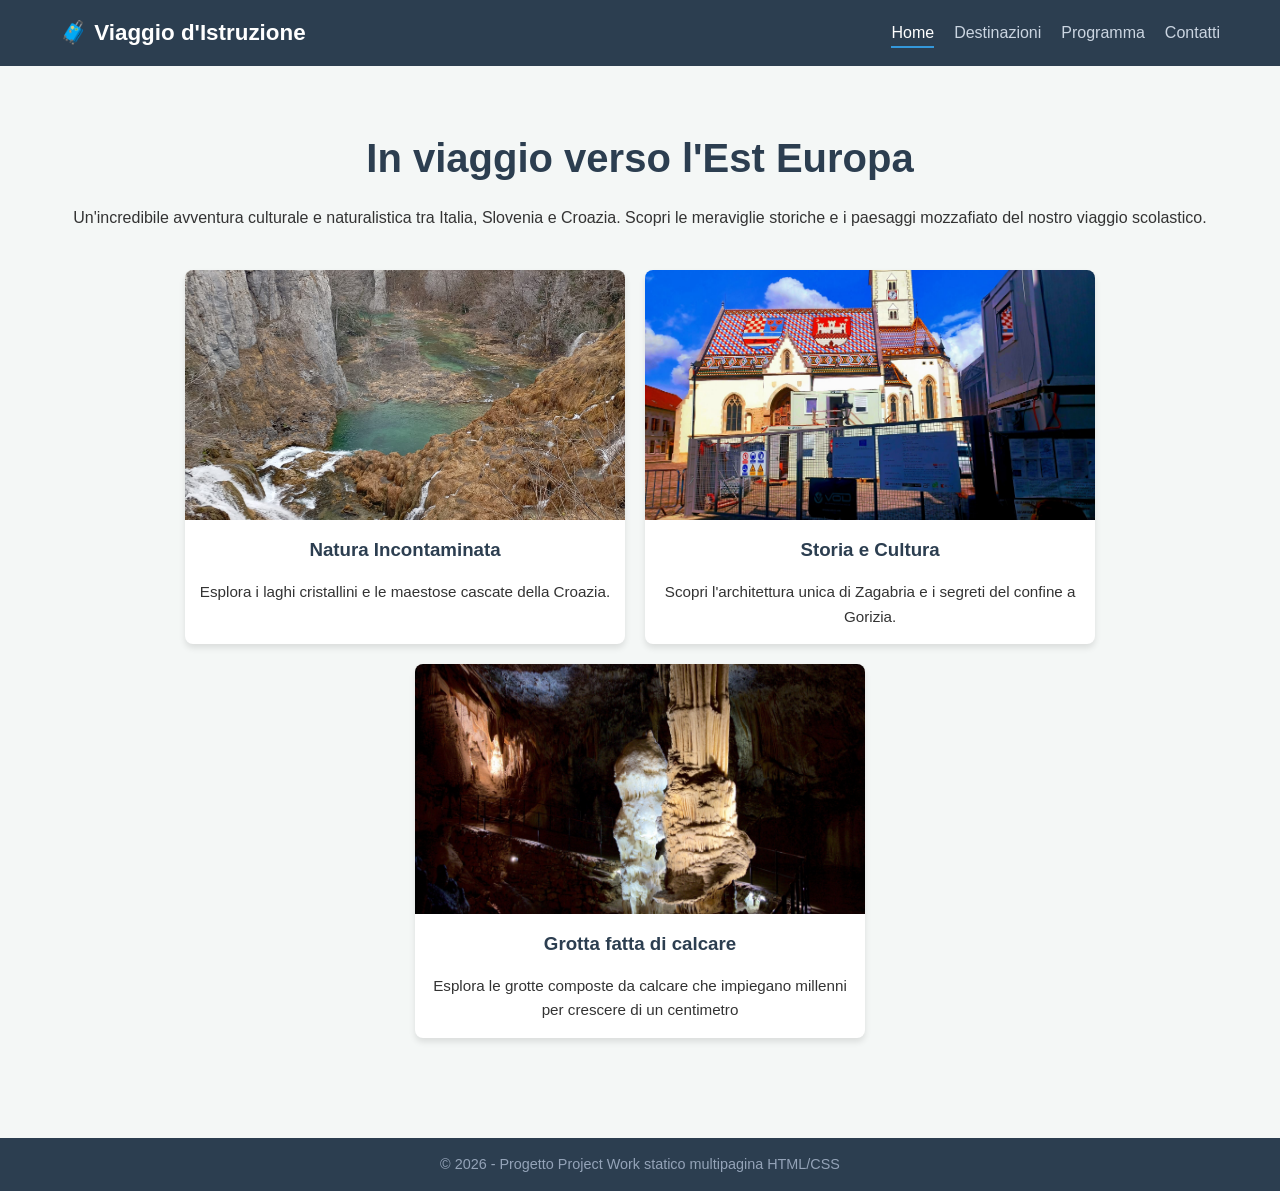
<file: projectWork/HTML/index.html>
<html>
  <head>
    <title>Viaggio di Istruzione | Home</title>
    <link rel="stylesheet" href="../CSS/style.css" />
  </head>
  <body>
    <header>
      <nav class="navbar">
        <div class="logo">🧳 Viaggio d'Istruzione</div>
        <ul class="nav-links">
          <li><a href="index.html" class="active">Home</a></li>
          <li><a href="destinazione.html">Destinazioni</a></li>
          <li><a href="programma.html">Programma</a></li>
          <li><a href="contatti.html">Contatti</a></li>
        </ul>
      </nav>
    </header>

    <main class="hero-section">
      <h1>In viaggio verso l'Est Europa</h1>
      <p>
        Un'incredibile avventura culturale e naturalistica tra Italia, Slovenia
        e Croazia. Scopri le meraviglie storiche e i paesaggi mozzafiato del
        nostro viaggio scolastico.
      </p>
      <div class="main-gallery">
        <div class="card">
          <img
            src="../IMMAGINI/WhatsApp Image 2026-05-12 at 21.05.30.jpeg"
            alt="Parco Nazionale di Plitvice"
          />
          <h3>Natura Incontaminata</h3>
          <p>
            Esplora i laghi cristallini e le maestose cascate della Croazia.
          </p>
        </div>
        <div class="card">
          <img
            src="../IMMAGINI/WhatsApp Image 2026-05-14 at 08.58.28.jpeg"
            alt="Chiesa di San Marco a Zagabria"
          />
          <h3>Storia e Cultura</h3>
          <p>
            Scopri l'architettura unica di Zagabria e i segreti del confine a
            Gorizia.
          </p>
        </div>
        <div class="card">
          <img src="../IMMAGINI/postumia.jpg" alt="Le Grotte di Postumia" />
          <h3>Grotta fatta di calcare</h3>
          <p>
            Esplora le grotte composte da calcare che impiegano millenni per
            crescere di un centimetro
          </p>
        </div>
      </div>
    </main>

    <footer>
      <p>&copy; 2026 - Progetto Project Work statico multipagina HTML/CSS</p>
    </footer>
  </body>
</html>
</file>
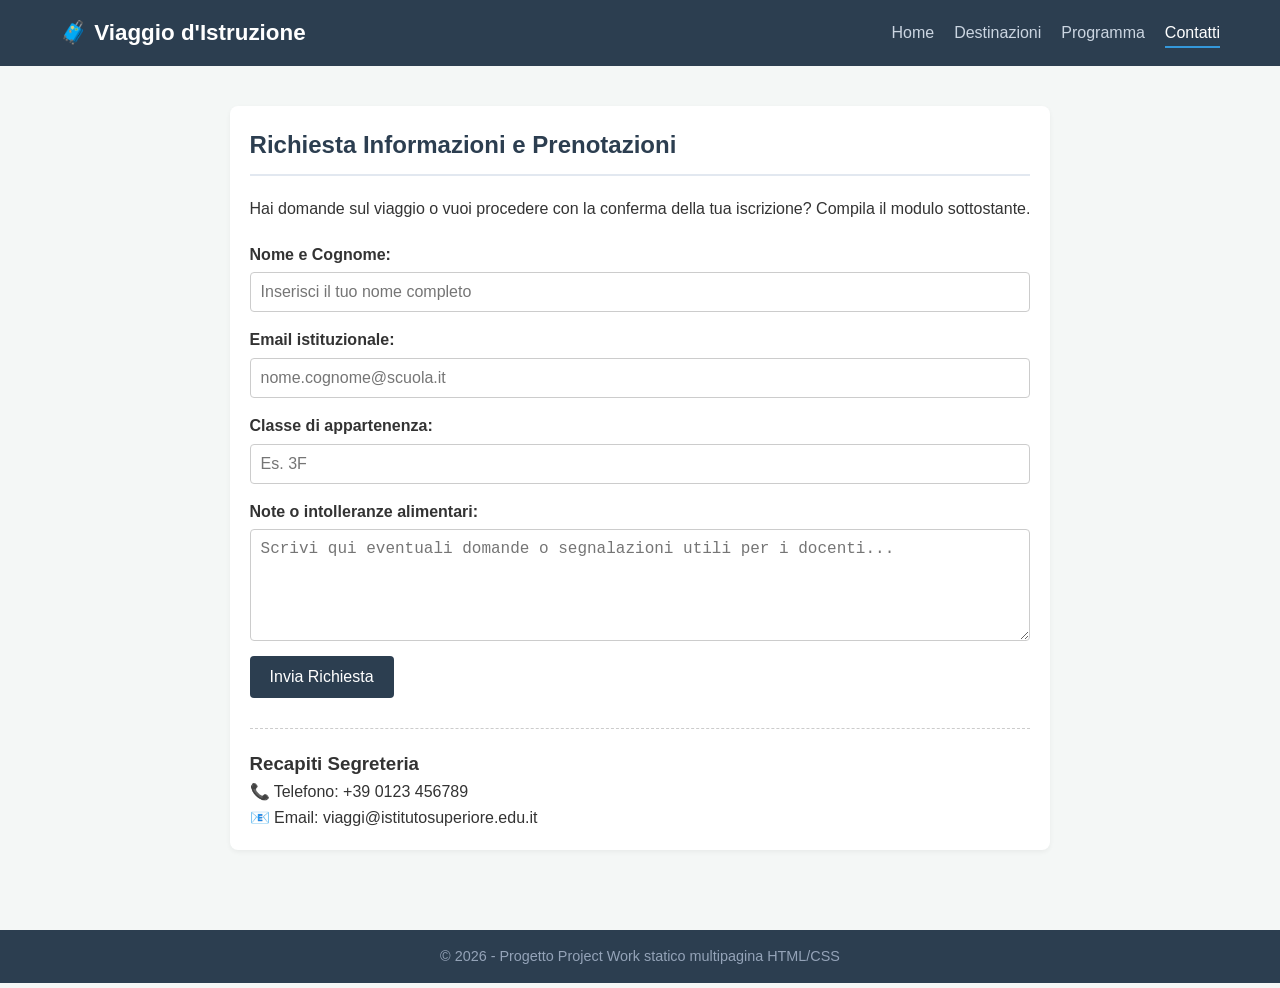
<file: projectWork/HTML/contatti.html>
<html>
  <head>
    <title>Viaggio di Istruzione | Contatti</title>
    <link rel="stylesheet" href="../CSS/style.css" />
  </head>
  <body>
    <header>
      <nav class="navbar">
        <div class="logo">🧳 Viaggio d'Istruzione</div>
        <ul class="nav-links">
          <li><a href="index.html">Home</a></li>
          <li><a href="destinazione.html">Destinazioni</a></li>
          <li><a href="programma.html">Programma</a></li>
          <li><a href="contatti.html" class="active">Contatti</a></li>
        </ul>
      </nav>
    </header>

    <main class="content-container">
      <h2>Richiesta Informazioni e Prenotazioni</h2>
      <p>
        Hai domande sul viaggio o vuoi procedere con la conferma della tua
        iscrizione? Compila il modulo sottostante.
      </p>

      <form class="contact-form" action="#" method="post">
        <div class="form-group">
          <label for="nome">Nome e Cognome:</label>
          <input
            type="text"
            id="nome"
            name="nome"
            placeholder="Inserisci il tuo nome completo"
            required
          />
        </div>

        <div class="form-group">
          <label for="email">Email istituzionale:</label>
          <input
            type="email"
            id="email"
            name="email"
            placeholder="nome.cognome@scuola.it"
            required
          />
        </div>

        <div class="form-group">
          <label for="classe">Classe di appartenenza:</label>
          <input
            type="text"
            id="classe"
            name="classe"
            placeholder="Es. 3F"
            required
          />
        </div>

        <div class="form-group">
          <label for="messaggio">Note o intolleranze alimentari:</label>
          <textarea
            id="messaggio"
            name="messaggio"
            rows="5"
            placeholder="Scrivi qui eventuali domande o segnalazioni utili per i docenti..."
          ></textarea>
        </div>

        <button type="submit" class="btn-submit">Invia Richiesta</button>
      </form>

      <div class="recapiti">
        <h3>Recapiti Segreteria</h3>
        <p>📞 Telefono: +39 0123 456789</p>
        <p>📧 Email: viaggi@istitutosuperiore.edu.it</p>
      </div>
    </main>

    <footer>
      <p>&copy; 2026 - Progetto Project Work statico multipagina HTML/CSS</p>
    </footer>
  </body>
</html>
</file>
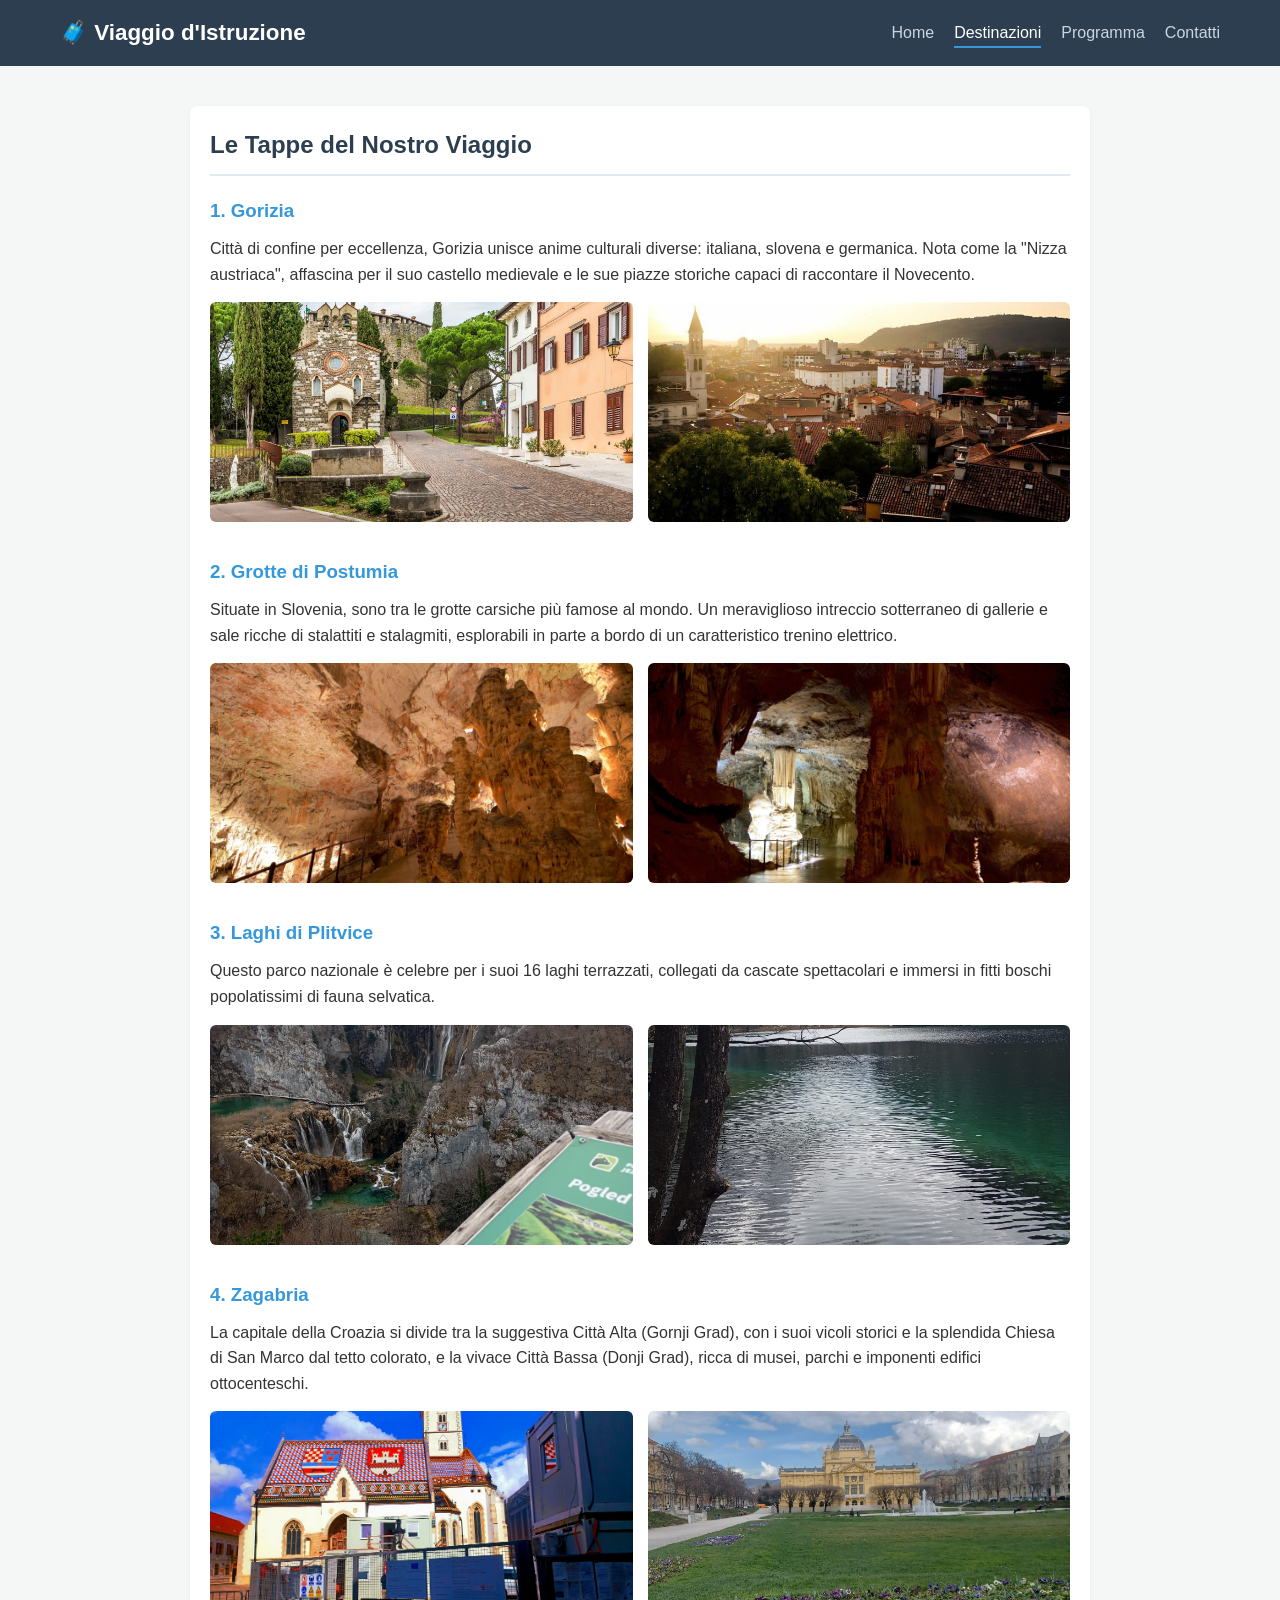
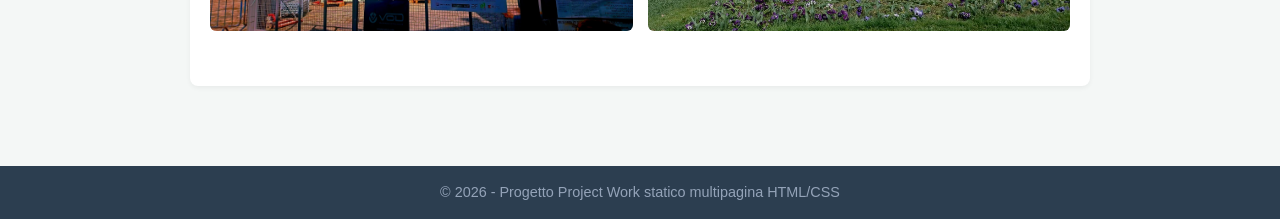
<file: projectWork/HTML/destinazione.html>
<html>
  <head>
    <title>Viaggio di Istruzione | Destinazioni</title>
    <link rel="stylesheet" href="../CSS/style.css" />
  </head>
  <body>
    <header>
      <nav class="navbar">
        <div class="logo">🧳 Viaggio d'Istruzione</div>
        <ul class="nav-links">
          <li><a href="index.html">Home</a></li>
          <li><a href="destinazione.html" class="active">Destinazioni</a></li>
          <li><a href="programma.html">Programma</a></li>
          <li><a href="contatti.html">Contatti</a></li>
        </ul>
      </nav>
    </header>

    <main class="content-container">
      <h2>Le Tappe del Nostro Viaggio</h2>

      <section class="dest-item">
        <h3>1. Gorizia</h3>
        <p>
          Città di confine per eccellenza, Gorizia unisce anime culturali
          diverse: italiana, slovena e germanica. Nota come la "Nizza
          austriaca", affascina per il suo castello medievale e le sue piazze
          storiche capaci di raccontare il Novecento.
        </p>
        <div class="dest-images">
          <img src="../IMMAGINI/Gorizia.webp" alt="Castello di Gorizia" />
          <img src="../IMMAGINI/PaeGorizia.jpg" alt="Paesaggio in Gorizia" />
        </div>
      </section>

      <section class="dest-item">
        <h3>2. Grotte di Postumia</h3>
        <p>
          Situate in Slovenia, sono tra le grotte carsiche più famose al mondo.
          Un meraviglioso intreccio sotterraneo di gallerie e sale ricche di
          stalattiti e stalagmiti, esplorabili in parte a bordo di un
          caratteristico trenino elettrico.
        </p>
        <div class="dest-images">
          <img src="../IMMAGINI/grottePost.jpg" alt="Grotte di Postumia" />
          <img src="../IMMAGINI/Grottepostu.jpg" alt="Grotte di Postumia" />
        </div>
      </section>

      <section class="dest-item">
        <h3>3. Laghi di Plitvice</h3>
        <p>
          Questo parco nazionale è celebre per i suoi 16 laghi terrazzati,
          collegati da cascate spettacolari e immersi in fitti boschi
          popolatissimi di fauna selvatica.
        </p>
        <div class="dest-images">
          <img
            src="../IMMAGINI/WhatsApp Image 2026-05-12 at 21.05.12.jpeg"
            alt="Cascate alte di Plitvice"
          />
          <img
            src="../IMMAGINI/WhatsApp Image 2026-05-12 at 21.05.29.jpeg"
            alt="Acqua limpida a Plitvice"
          />
        </div>
      </section>

      <section class="dest-item">
        <h3>4. Zagabria</h3>
        <p>
          La capitale della Croazia si divide tra la suggestiva Città Alta
          (Gornji Grad), con i suoi vicoli storici e la splendida Chiesa di San
          Marco dal tetto colorato, e la vivace Città Bassa (Donji Grad), ricca
          di musei, parchi e imponenti edifici ottocenteschi.
        </p>
        <div class="dest-images">
          <img
            src="../IMMAGINI/WhatsApp Image 2026-05-14 at 08.58.28.jpeg"
            alt="Chiesa di San Marco"
          />
          <img
            src="../IMMAGINI/WhatsApp Image 2026-05-14 at 08.58.28(1).jpg"
            alt="Piazza Re Tomislav"
          />
        </div>
      </section>
    </main>

    <footer>
      <p>&copy; 2026 - Progetto Project Work statico multipagina HTML/CSS</p>
    </footer>
  </body>
</html>
</file>
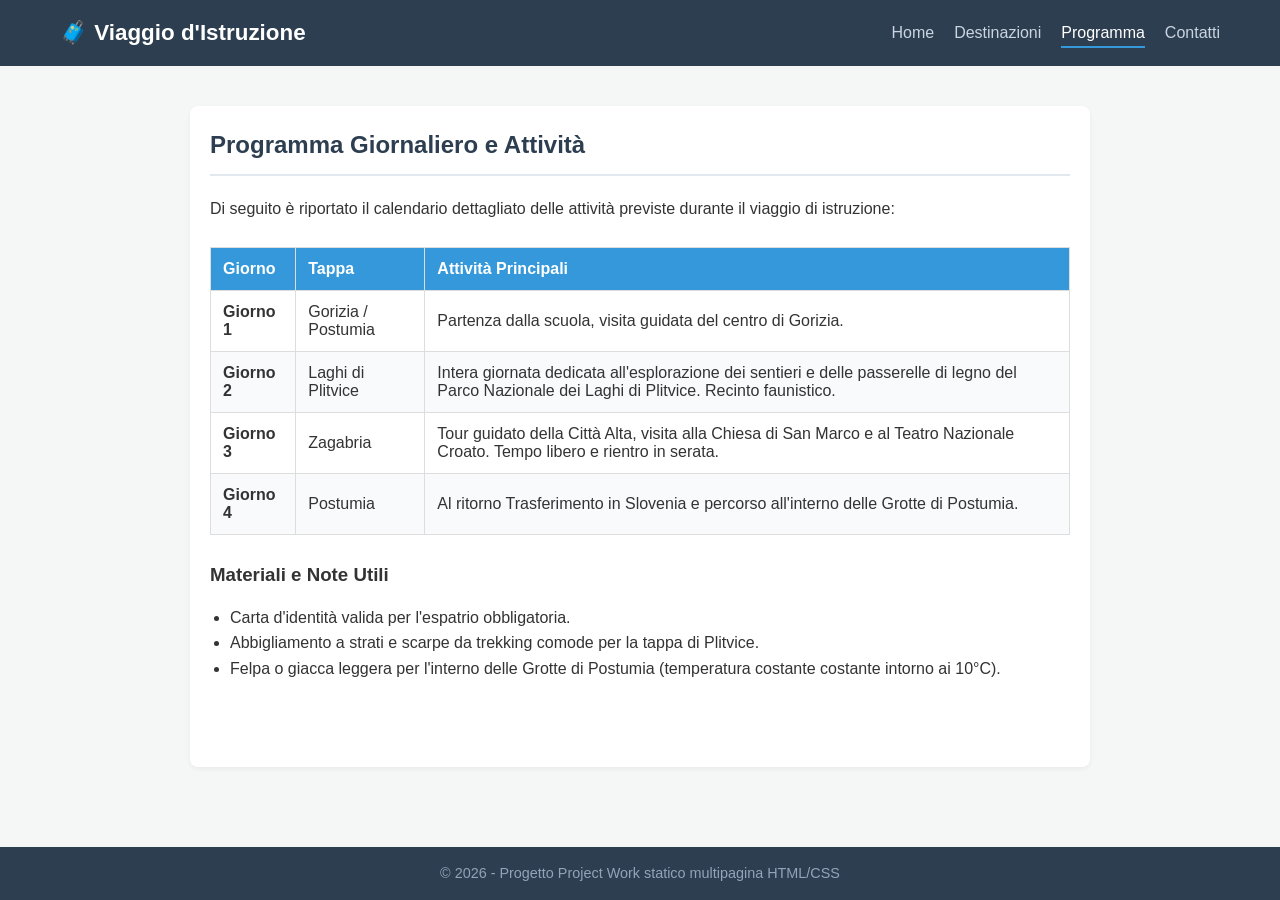
<file: projectWork/HTML/programma.html>
<html>
  <head>
    <title>Viaggio di Istruzione | Programma</title>
    <link rel="stylesheet" href="../CSS/style.css" />
  </head>
  <body>
    <header>
      <nav class="navbar">
        <div class="logo">🧳 Viaggio d'Istruzione</div>
        <ul class="nav-links">
          <li><a href="index.html">Home</a></li>
          <li><a href="destinazione.html">Destinazioni</a></li>
          <li><a href="programma.html" class="active">Programma</a></li>
          <li><a href="contatti.html">Contatti</a></li>
        </ul>
      </nav>
    </header>

    <main class="content-container">
      <h2>Programma Giornaliero e Attività</h2>
      <p>
        Di seguito è riportato il calendario dettagliato delle attività previste
        durante il viaggio di istruzione:
      </p>

      <table class="program-table">
        <thead>
          <tr>
            <th>Giorno</th>
            <th>Tappa</th>
            <th>Attività Principali</th>
          </tr>
        </thead>
        <tbody>
          <tr>
            <td><strong>Giorno 1</strong></td>
            <td>Gorizia / Postumia</td>
            <td>
              Partenza dalla scuola, visita guidata del centro di Gorizia.
            </td>
          </tr>
          <tr>
            <td><strong>Giorno 2</strong></td>
            <td>Laghi di Plitvice</td>
            <td>
              Intera giornata dedicata all'esplorazione dei sentieri e delle
              passerelle di legno del Parco Nazionale dei Laghi di Plitvice.
              Recinto faunistico.
            </td>
          </tr>
          <tr>
            <td><strong>Giorno 3</strong></td>
            <td>Zagabria</td>
            <td>
              Tour guidato della Città Alta, visita alla Chiesa di San Marco e
              al Teatro Nazionale Croato. Tempo libero e rientro in serata.
            </td>
          </tr>
          <tr>
            <td><strong>Giorno 4</strong></td>
            <td>Postumia</td>
            <td>
              Al ritorno Trasferimento in Slovenia e percorso all'interno delle
              Grotte di Postumia.
            </td>
          </tr>
        </tbody>
      </table>

      <h3>Materiali e Note Utili</h3>
      <ul class="info-list">
        <li>Carta d'identità valida per l'espatrio obbligatoria.</li>
        <li>
          Abbigliamento a strati e scarpe da trekking comode per la tappa di
          Plitvice.
        </li>
        <li>
          Felpa o giacca leggera per l'interno delle Grotte di Postumia
          (temperatura costante costante intorno ai 10°C).
        </li>
      </ul>
    </main>

    <footer>
      <p>&copy; 2026 - Progetto Project Work statico multipagina HTML/CSS</p>
    </footer>
  </body>
</html>
</file>
<file: projectWork/CSS/style.css>
* {
  margin: 0;
  padding: 0;
  box-sizing: border-box;
}

body {
  font-family: "Segoe UI", Tahoma, Geneva, Verdana, sans-serif;
  line-height: 1.6;
  color: #333;
  background-color: #f4f7f6;
  display: flex;
  flex-direction: column;
  min-height: 100vh;
}

main {
  flex: 1;
}

header {
  background-color: #2c3e50;
  position: sticky;
  top: 0;
  z-index: 1000;
}

.navbar {
  display: flex;
  justify-content: space-between;
  align-items: center;
  max-width: 1200px;
  margin: 0 auto;
  padding: 15px 20px;
}

.logo {
  color: #fff;
  font-size: 1.4rem;
  font-weight: bold;
}

.nav-links {
  display: flex;
  list-style: none;
}

.nav-links li {
  margin-left: 20px;
}

.nav-links a {
  color: #cbd5e1;
  text-decoration: none;
  font-size: 1rem;
  font-weight: 500;
  transition:
    color 0.3s ease,
    border-bottom 0.3s ease;
  padding-bottom: 5px;
}

.nav-links a:hover,
.nav-links a.active {
  color: #fff;
  border-bottom: 2px solid #3498db;
}

.hero-section {
  max-width: 1200px;
  margin: 40px auto;
  padding: 20px;
  text-align: center;
}

.hero-section h1 {
  font-size: 2.5rem;
  margin-bottom: 15px;
  color: #2c3e50;
}

.main-gallery {
  display: flex;
  gap: 20px;
  justify-content: center;
  margin-top: 40px;
  flex-wrap: wrap;
}

.card {
  background: #fff;
  border-radius: 8px;
  box-shadow: 0 4px 6px rgba(0, 0, 0, 0.1);
  max-width: 450px;
  overflow: hidden;
  transition: transform 0.3s ease;
}

.card:hover {
  transform: translateY(-5px);
}

.card img {
  width: 100%;
  height: 250px;
  object-fit: cover;
}

.card h3 {
  margin: 15px;
  color: #2c3e50;
}

.card p {
  margin: 0 15px 15px 15px;
  font-size: 0.95rem;
}

.content-container {
  max-width: 900px;
  margin: 40px auto;
  padding: 20px;
  background: #fff;
  border-radius: 8px;
  box-shadow: 0 2px 5px rgba(0, 0, 0, 0.05);
}

.content-container h2 {
  color: #2c3e50;
  margin-bottom: 20px;
  border-bottom: 2px solid #e2e8f0;
  padding-bottom: 10px;
}

.dest-item {
  margin-bottom: 35px;
}

.dest-item h3 {
  color: #3498db;
  margin-bottom: 10px;
}

.dest-images {
  display: flex;
  gap: 15px;
  margin-top: 15px;
}

.dest-images img {
  width: 50%;
  height: 220px;
  object-fit: cover;
  border-radius: 6px;
}

.program-table {
  width: 100%;
  border-collapse: collapse;
  margin: 25px 0;
}

.program-table th,
.program-table td {
  border: 1px solid #ddd;
  padding: 12px;
  text-align: left;
}

.program-table th {
  background-color: #3498db;
  color: white;
}

.program-table tr:nth-child(even) {
  background-color: #f8fafc;
}

.info-list {
  margin: 15px 20px;
}

.contact-form {
  margin-top: 20px;
}

.form-group {
  margin-bottom: 15px;
}

.form-group label {
  display: block;
  margin-bottom: 5px;
  font-weight: bold;
}

.form-group input,
.form-group textarea {
  width: 100%;
  padding: 10px;
  border: 1px solid #ccc;
  border-radius: 4px;
  font-size: 1rem;
}

.btn-submit {
  background-color: #2c3e50;
  color: #fff;
  border: none;
  padding: 12px 20px;
  font-size: 1rem;
  border-radius: 4px;
  cursor: pointer;
  transition: background-color 0.3s ease;
}

.btn-submit:hover {
  background-color: #3498db;
}

.recapiti {
  margin-top: 30px;
  padding-top: 20px;
  border-top: 1px dashed #ccc;
}

footer {
  background-color: #2c3e50;
  color: #94a3b8;
  text-align: center;
  padding: 15px;
  font-size: 0.9rem;
  margin-top: 40px;
}

@media (max-width: 768px) {
  .navbar {
    flex-direction: column;
    gap: 10px;
  }

  .nav-links li {
    margin: 0 10px;
  }

  .dest-images {
    flex-direction: column;
  }

  .dest-images img {
    width: 100%;
  }

  .hero-section h1 {
    font-size: 2rem;
  }
}
</file>
